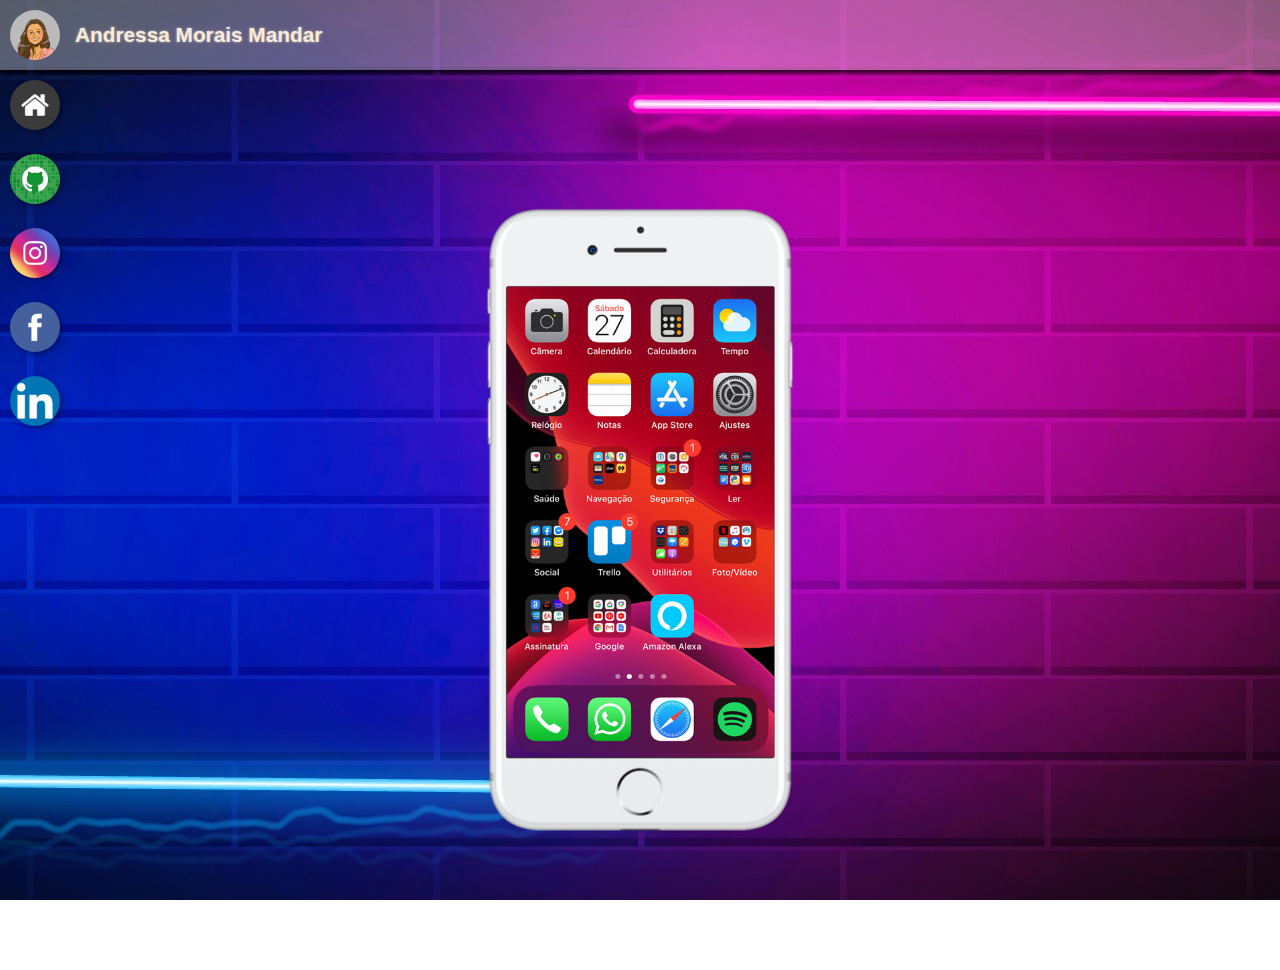
<file: index.html>
<!DOCTYPE html>
<html lang="pt-br">
<head>
    <meta charset="UTF-8">
    <meta name="viewport" content="width=device-width, initial-scale=1.0">
    <link rel="shortcut icon" href="favicon.ico" type="image/x-icon">
    <link rel="stylesheet" href="estilos/style.css">
    <title>Projeto Redes Sociais</title>

</head>
<body>
    <header>
        <div>
            <img src="imagens/avatarandressa.jpeg" alt="avatar andressa">

            <h1>Andressa Morais Mandar</h1>
    
        </div>
    </header>
    <main>
        <section id="telefone">
            <iframe src="home.html" name="tela" id="tela" frameborder="0"></iframe>

        </section>
        <section id="redes-sociais">
            <a href="home.html" target="tela"> <img src="imagens/logo-home.jpg" alt="logo home"></a><br>
            <a href="github.html" target="tela"> <img src="imagens/logo-github.jpg" alt="logo github"></a><br>
            <a href="instagram.html" target="tela"> <img src="imagens/logo-instagram.jpg" alt="logo instagram"></a><br>
            <a href="facebook.html" target="tela"> <img src="imagens/logo-facebook.jpg" alt="logo facebook"></a><br>
            <a href="linkedin.html" target="tela"> <img src="imagens/logo-linkedin.png" alt="logo linkedin"></a> <br>

        </section>


    </main>
    
</body>
</html>
</file>
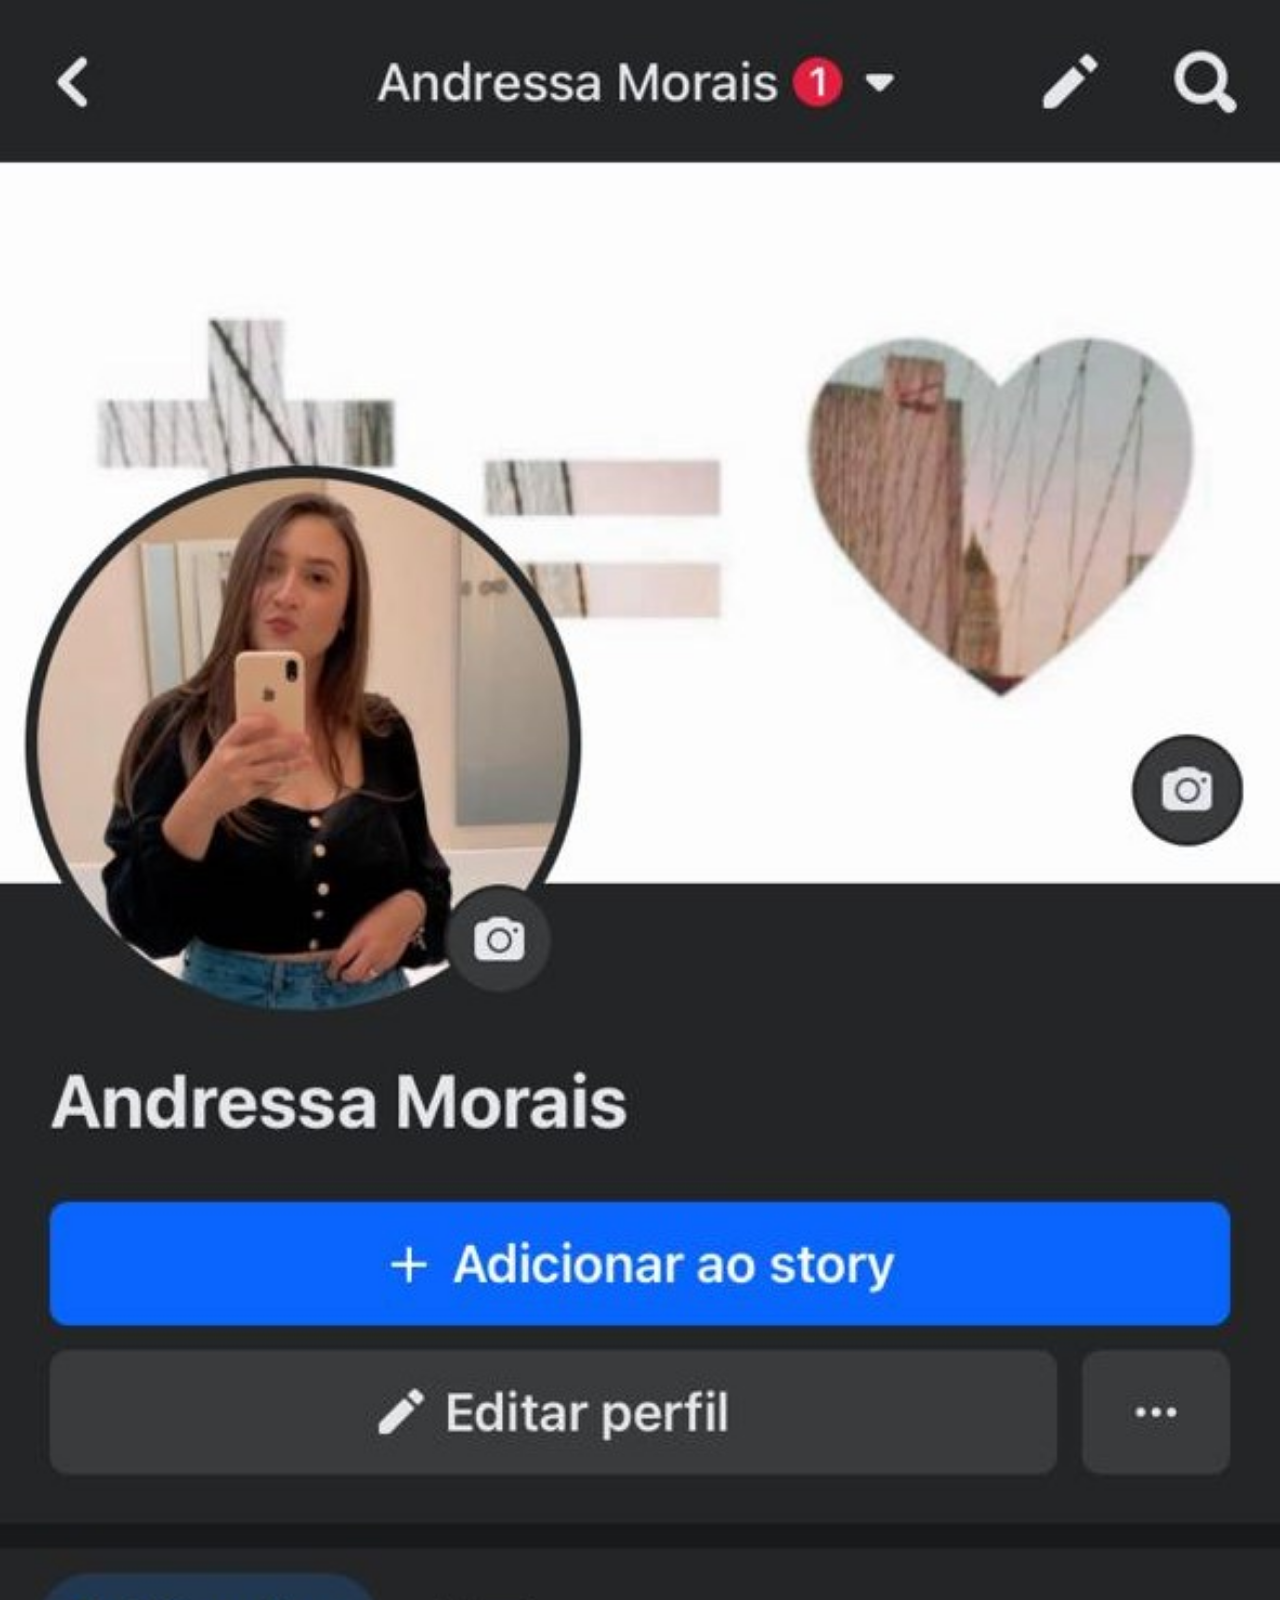
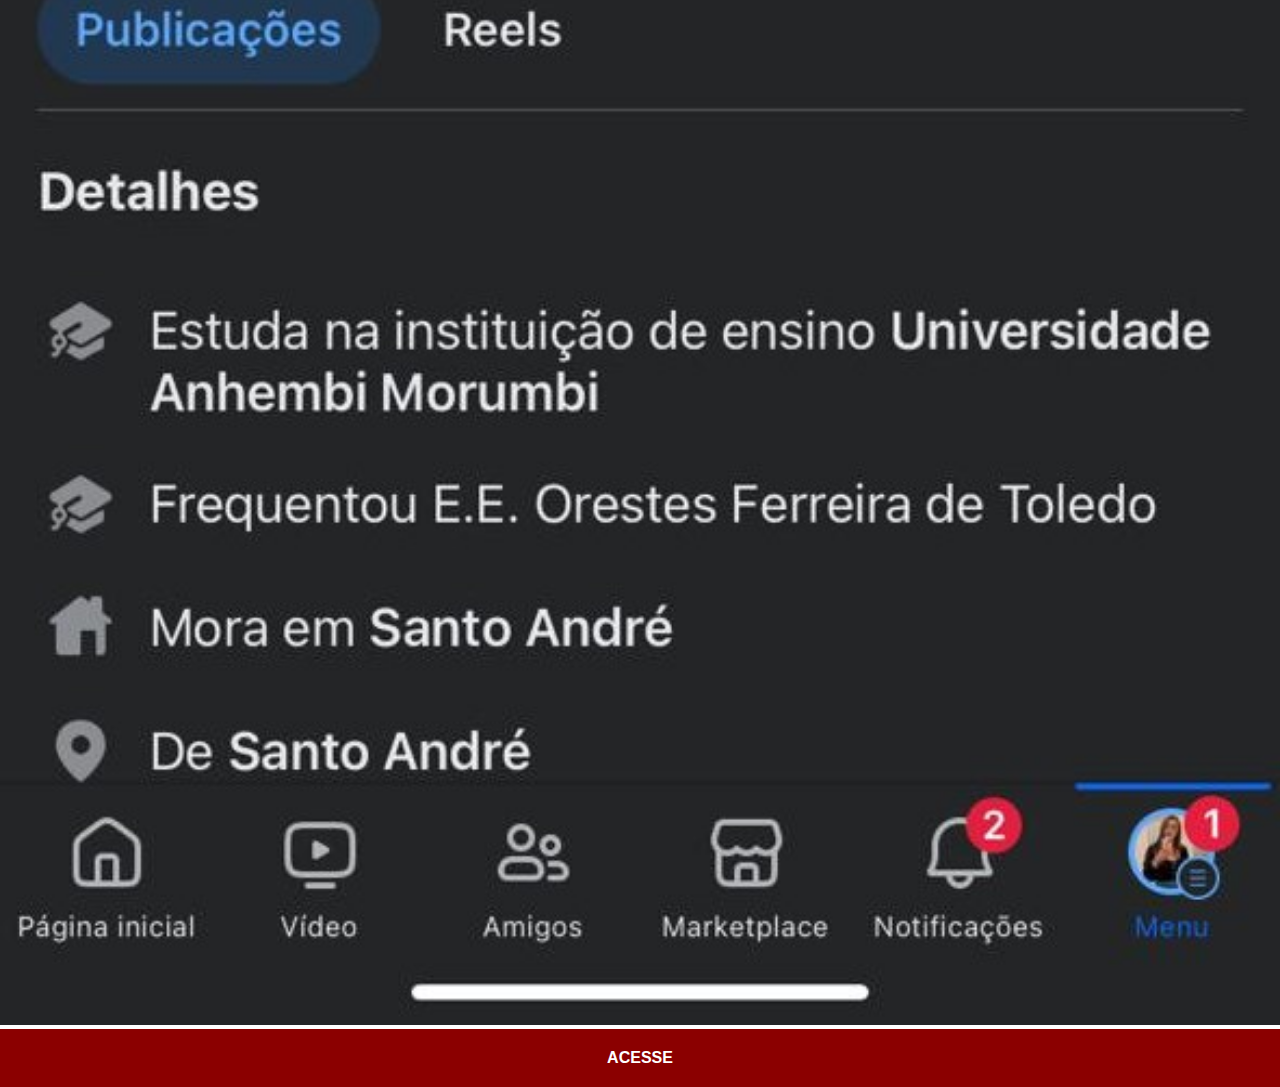
<file: facebook.html>
<!DOCTYPE html>
<html lang="pt-br">
<head>
    <meta charset="UTF-8">
    <meta name="viewport" content="width=device-width, initial-scale=1.0">
    <link rel="stylesheet" href="estilos/social.css">

    <title>Facebook</title>
</head>
<body>
    <img src="imagens/tela-facebook.jpeg" alt="tela do facebook">
    <a href="https://www.facebook.com/andressa.morais.568?locale=pt_BR" target="_blank">ACESSE</a>
    
</body>
</html>
</file>
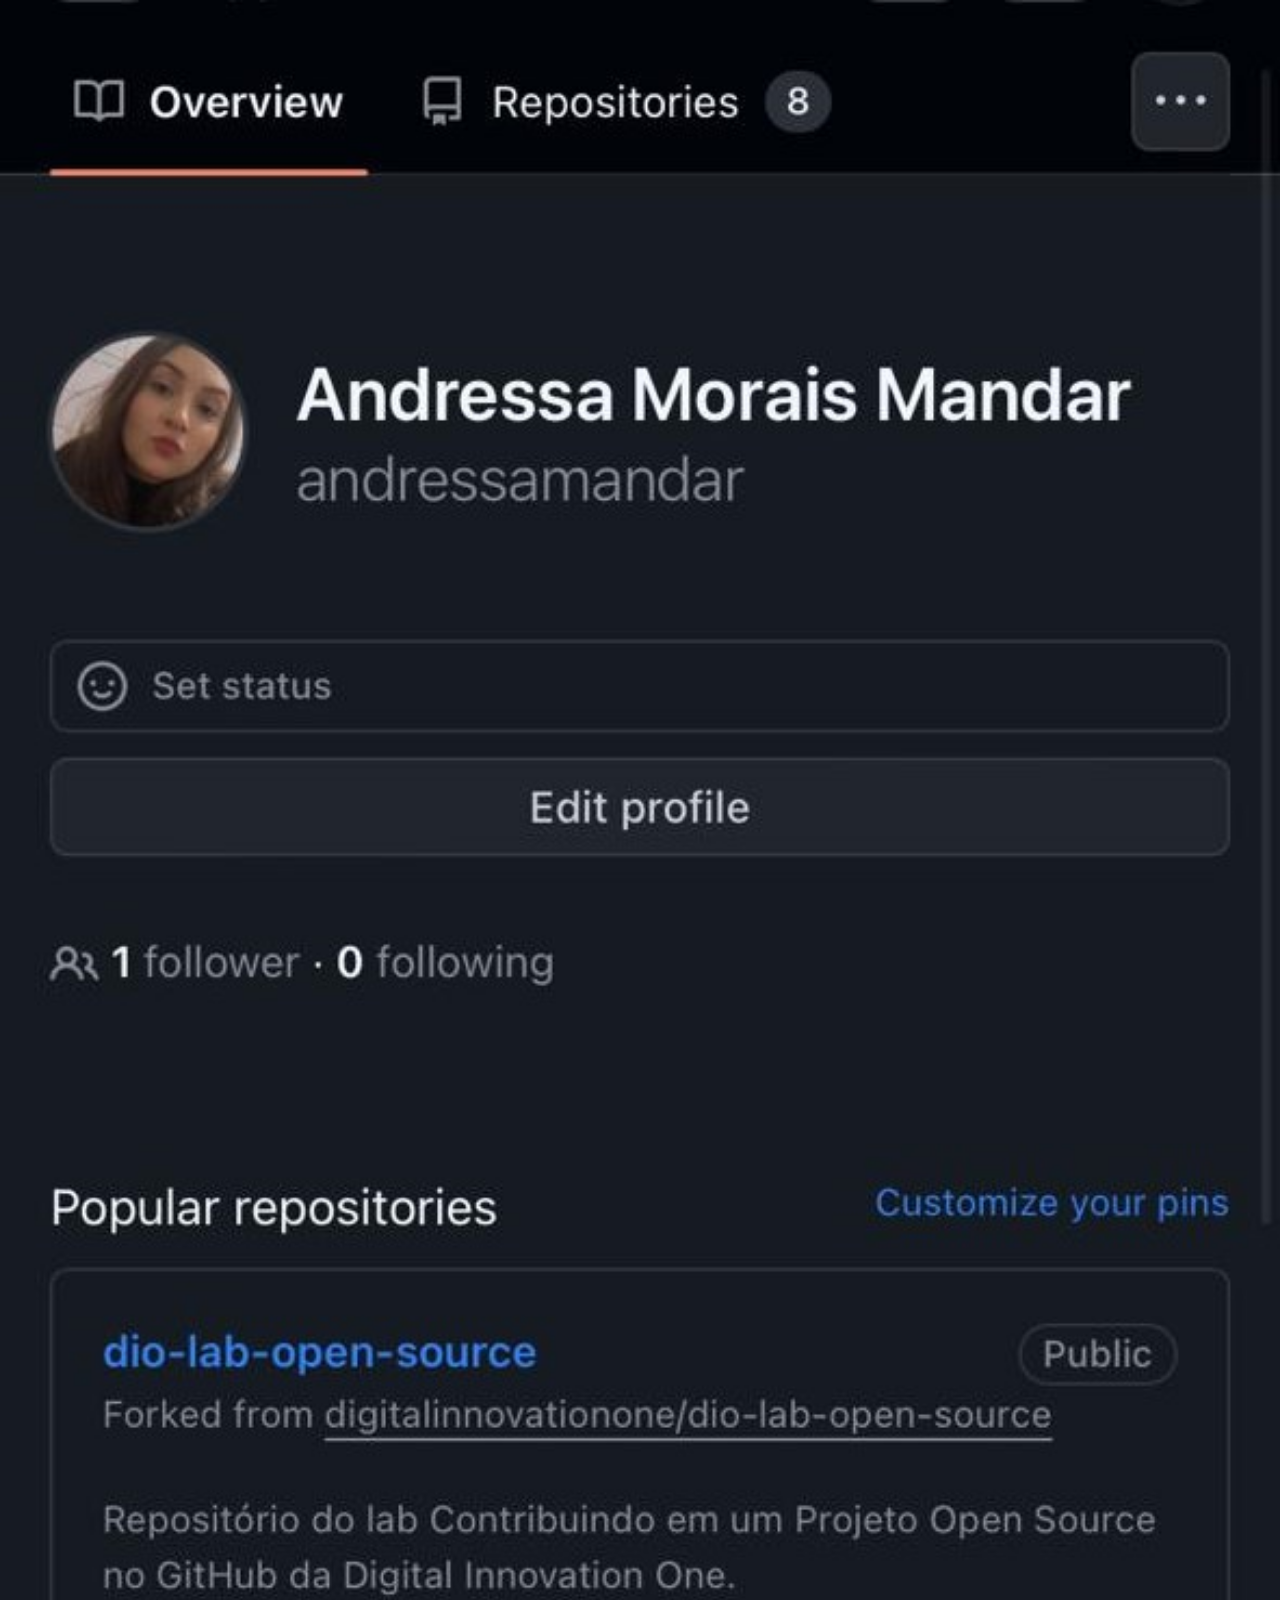
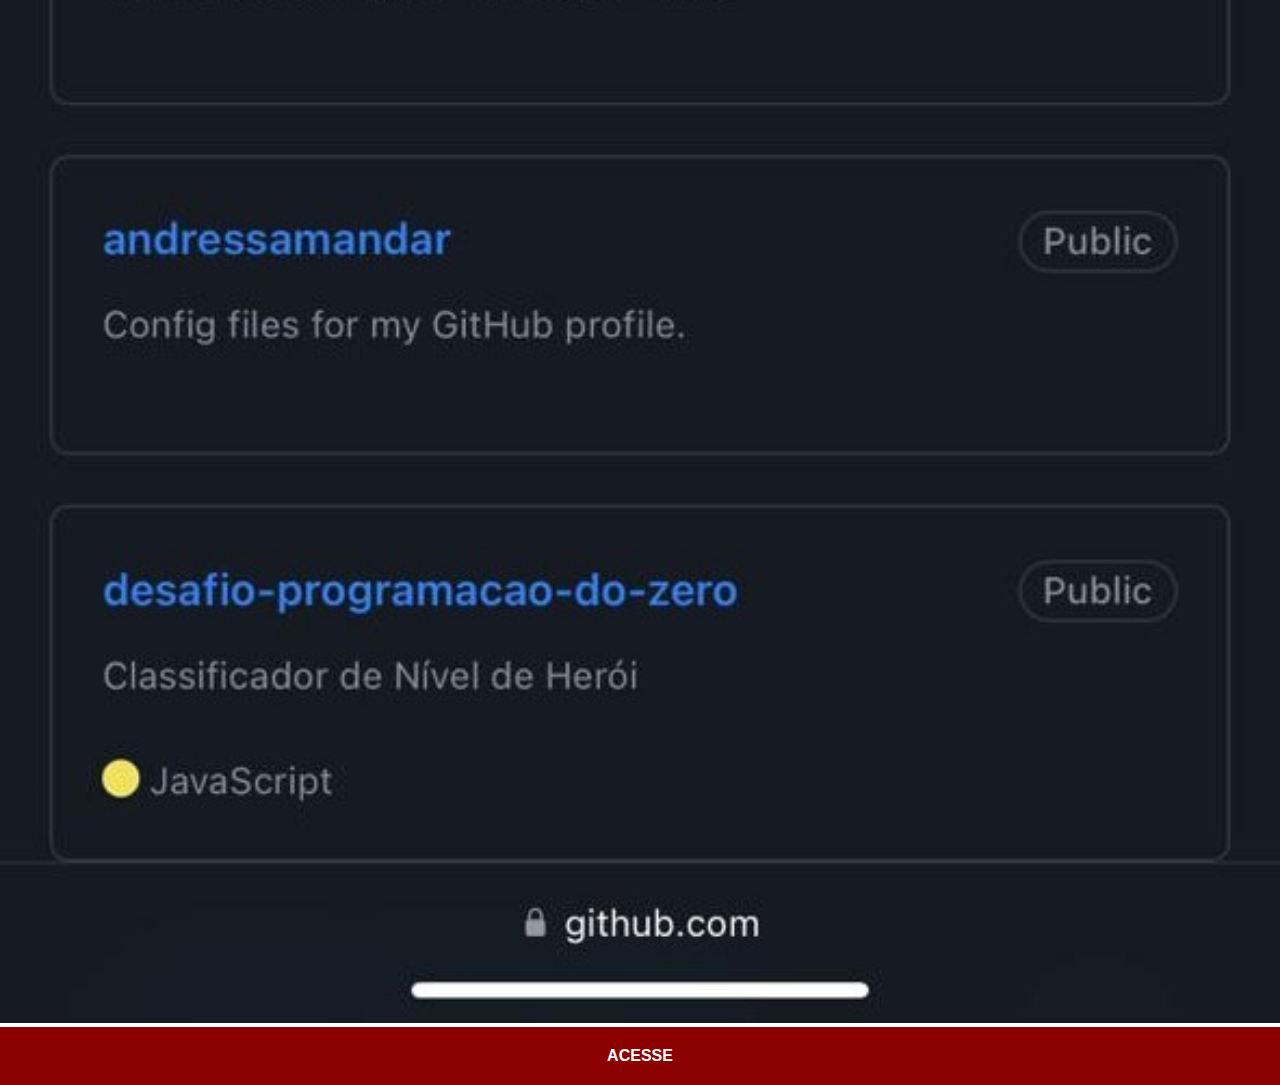
<file: github.html>
<!DOCTYPE html>
<html lang="pt-br">
<head>
    <meta charset="UTF-8">
    <meta name="viewport" content="width=device-width, initial-scale=1.0">
    <link rel="stylesheet" href="estilos/social.css">
    <title>Github</title>
</head>
<body>
    <img src="imagens/tela-github.jpeg" alt="tela Github">
    <a href="https://github.com/andressamandar" target="_blank">ACESSE</a>
    
</body>
</html>
</file>
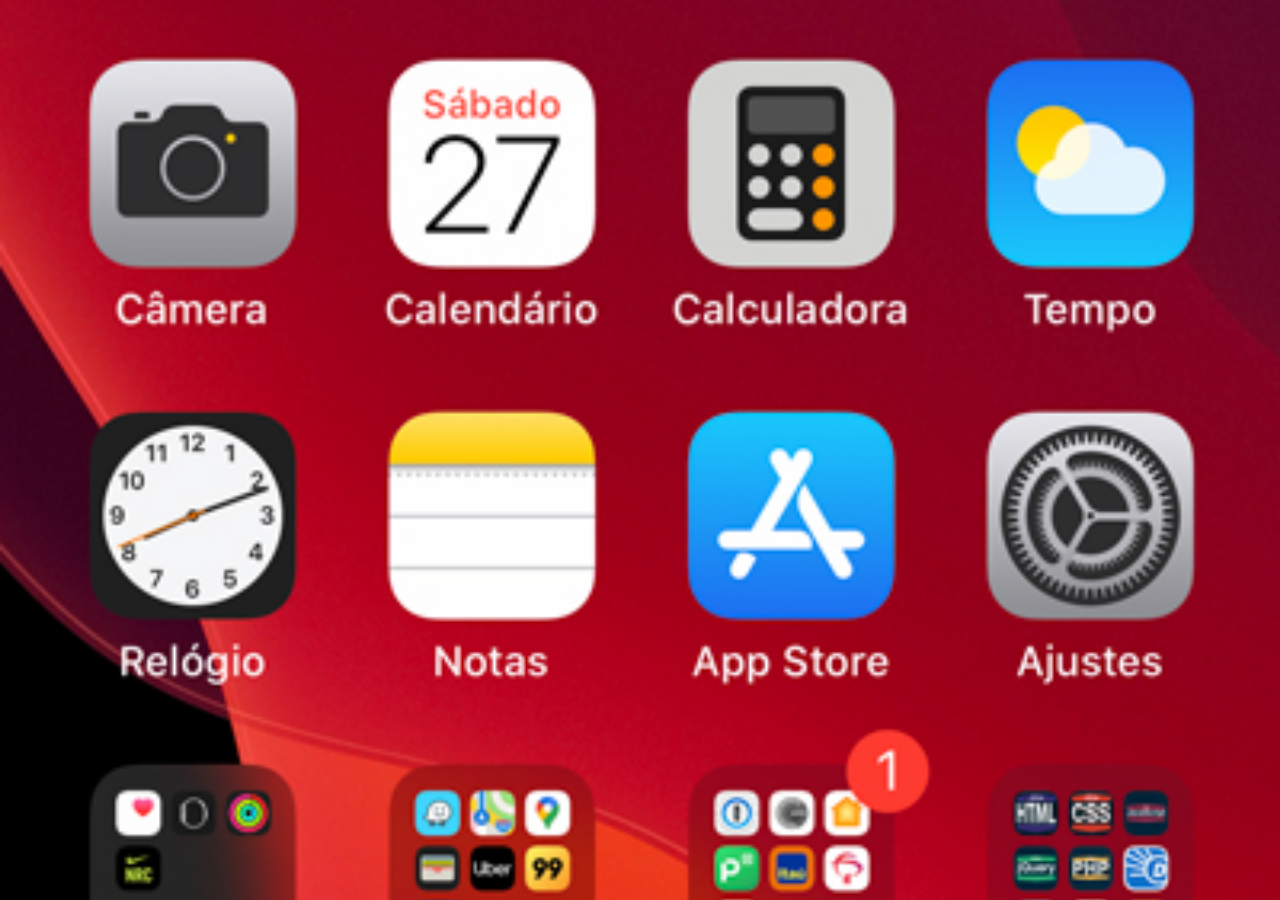
<file: home.html>
<!DOCTYPE html>
<html lang="pt-br">
<head>
    <meta charset="UTF-8">
    <meta name="viewport" content="width=device-width, initial-scale=1.0">
    <title>Home</title>
    <style>
        * {
            margin: 0px;
            padding: 0px;
        }

        body {
            width: 100vw;
            height: 100vh;
            background: black url('imagens/tela-home.jpg') no-repeat top center;
            background-size: cover;
        }
    </style>
</head>
<body>
    
</body>
</html>
</file>
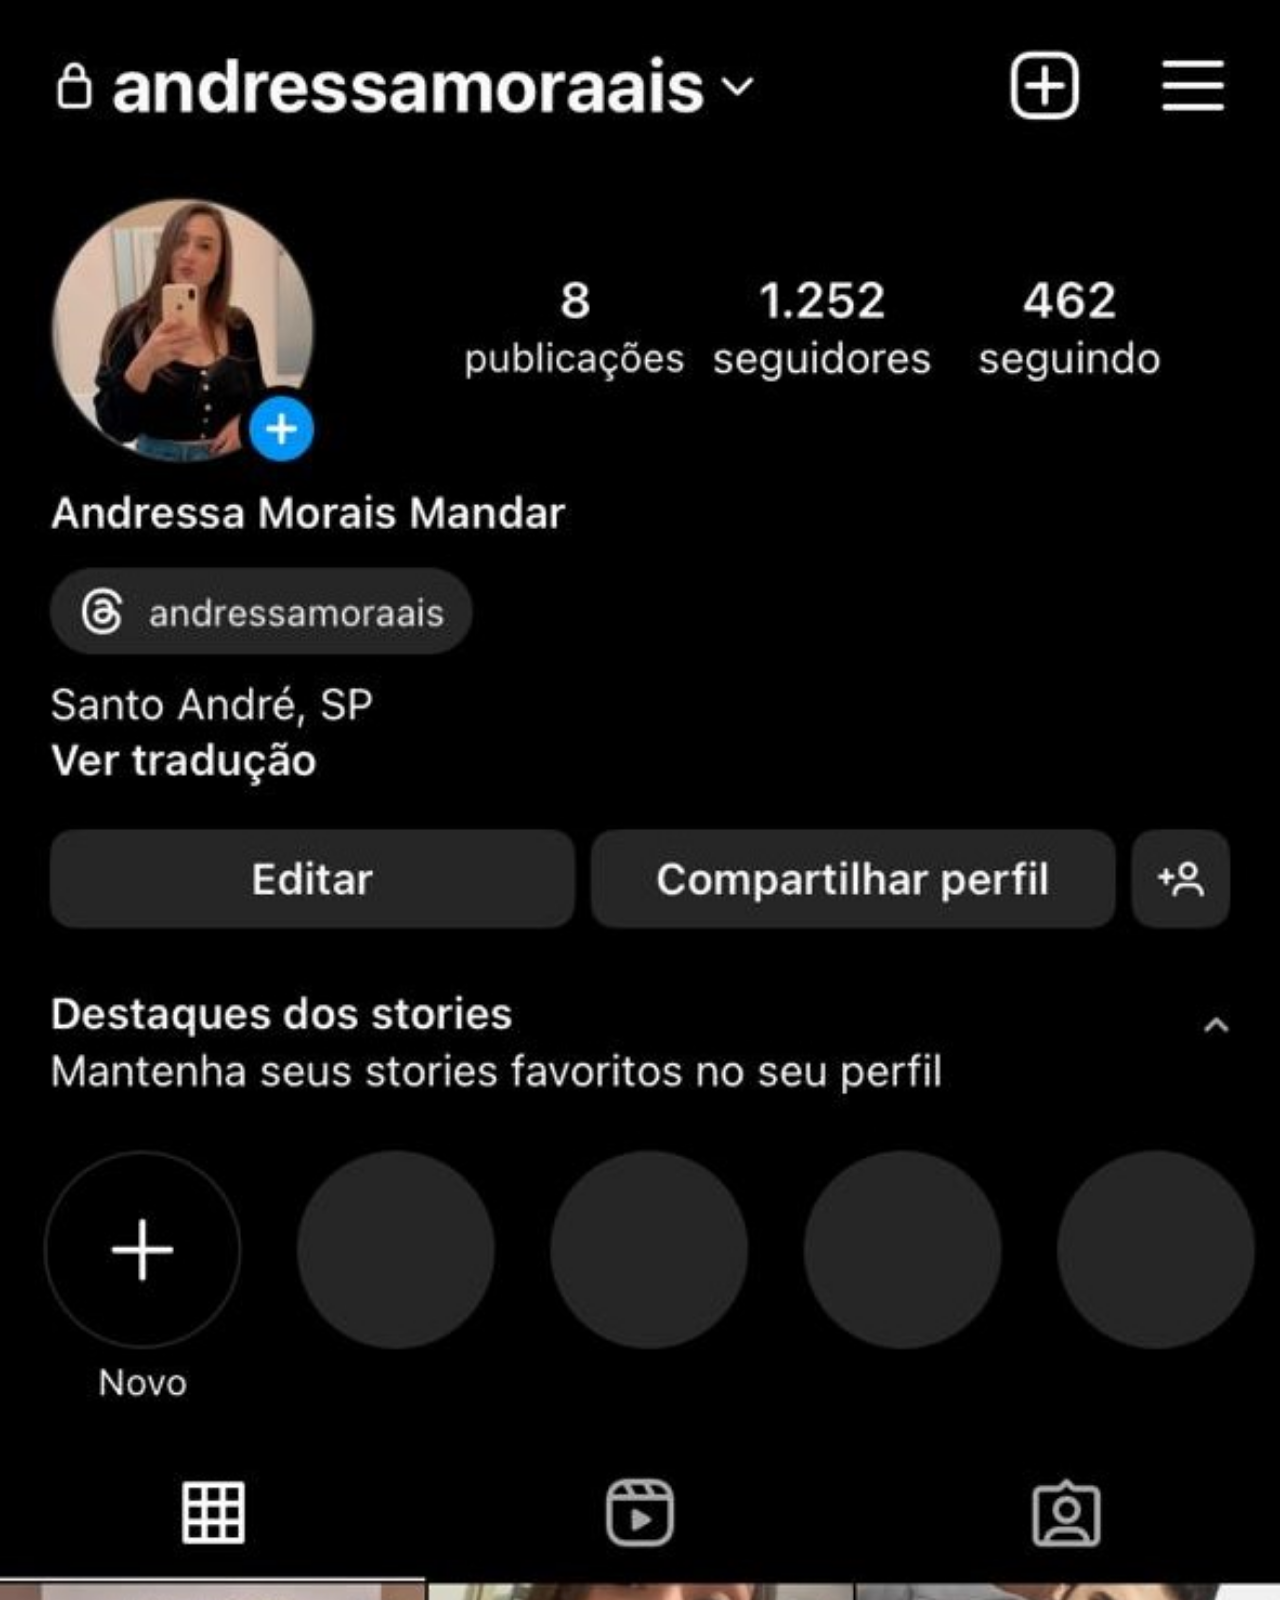
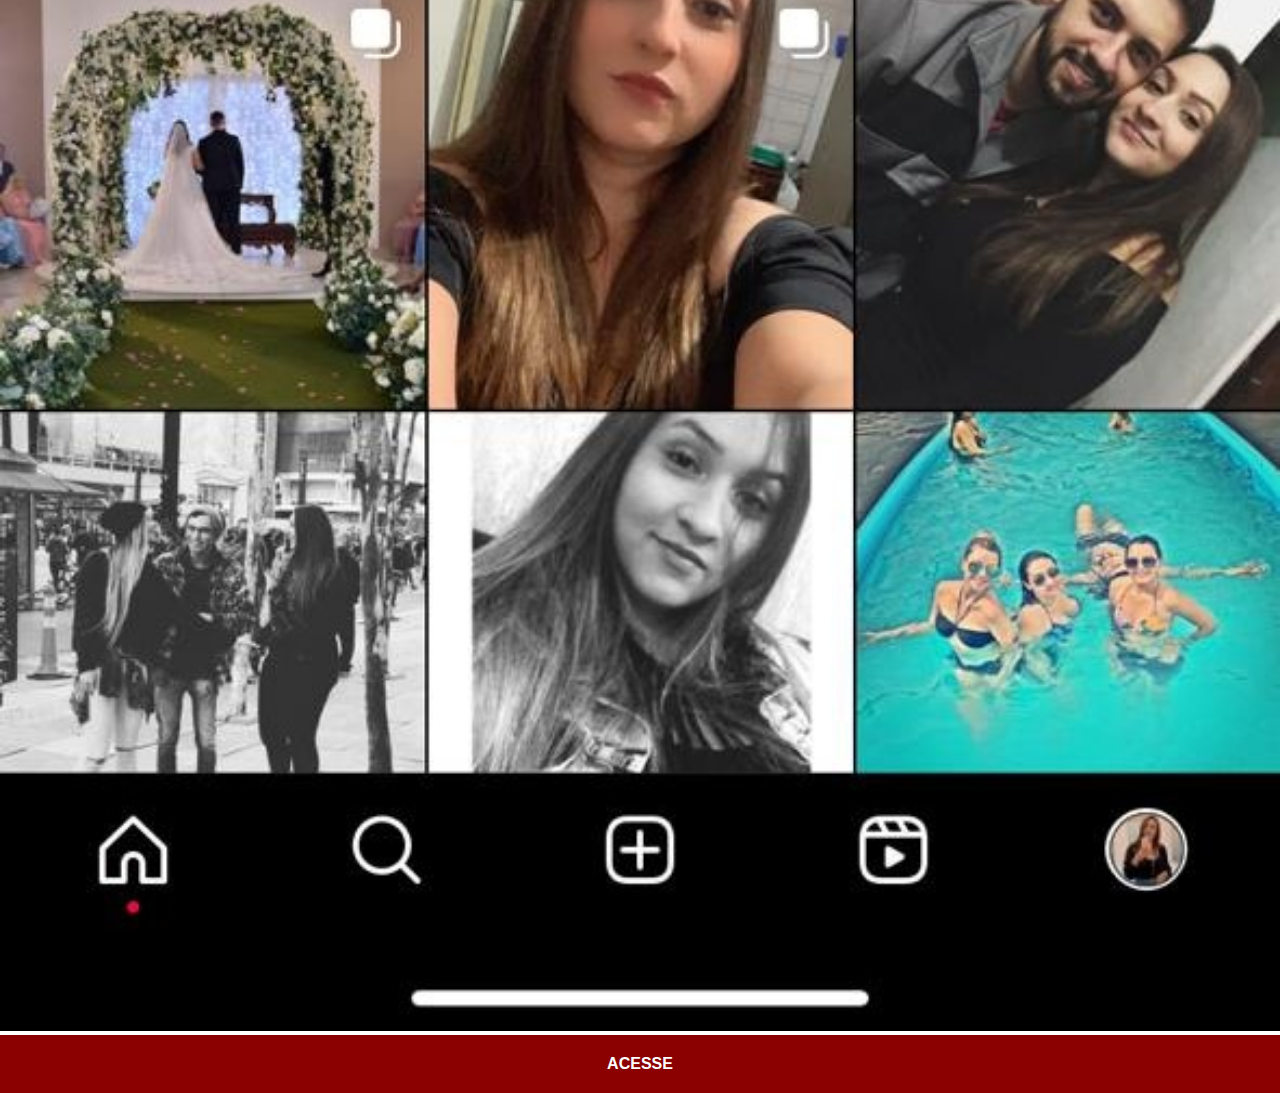
<file: instagram.html>
<!DOCTYPE html>
<html lang="en">
<head>
    <meta charset="UTF-8">
    <meta name="viewport" content="width=device-width, initial-scale=1.0">
    <link rel="stylesheet" href="estilos/social.css">
    <title>Instagram</title>
</head>
<body>
    <img src="imagens/tela-instagram.jpeg" alt="tela do instagram">
    <a href="https://www.instagram.com/andressamoraais/" target="_blank">ACESSE</a>
    
</body>
</html>
</file>
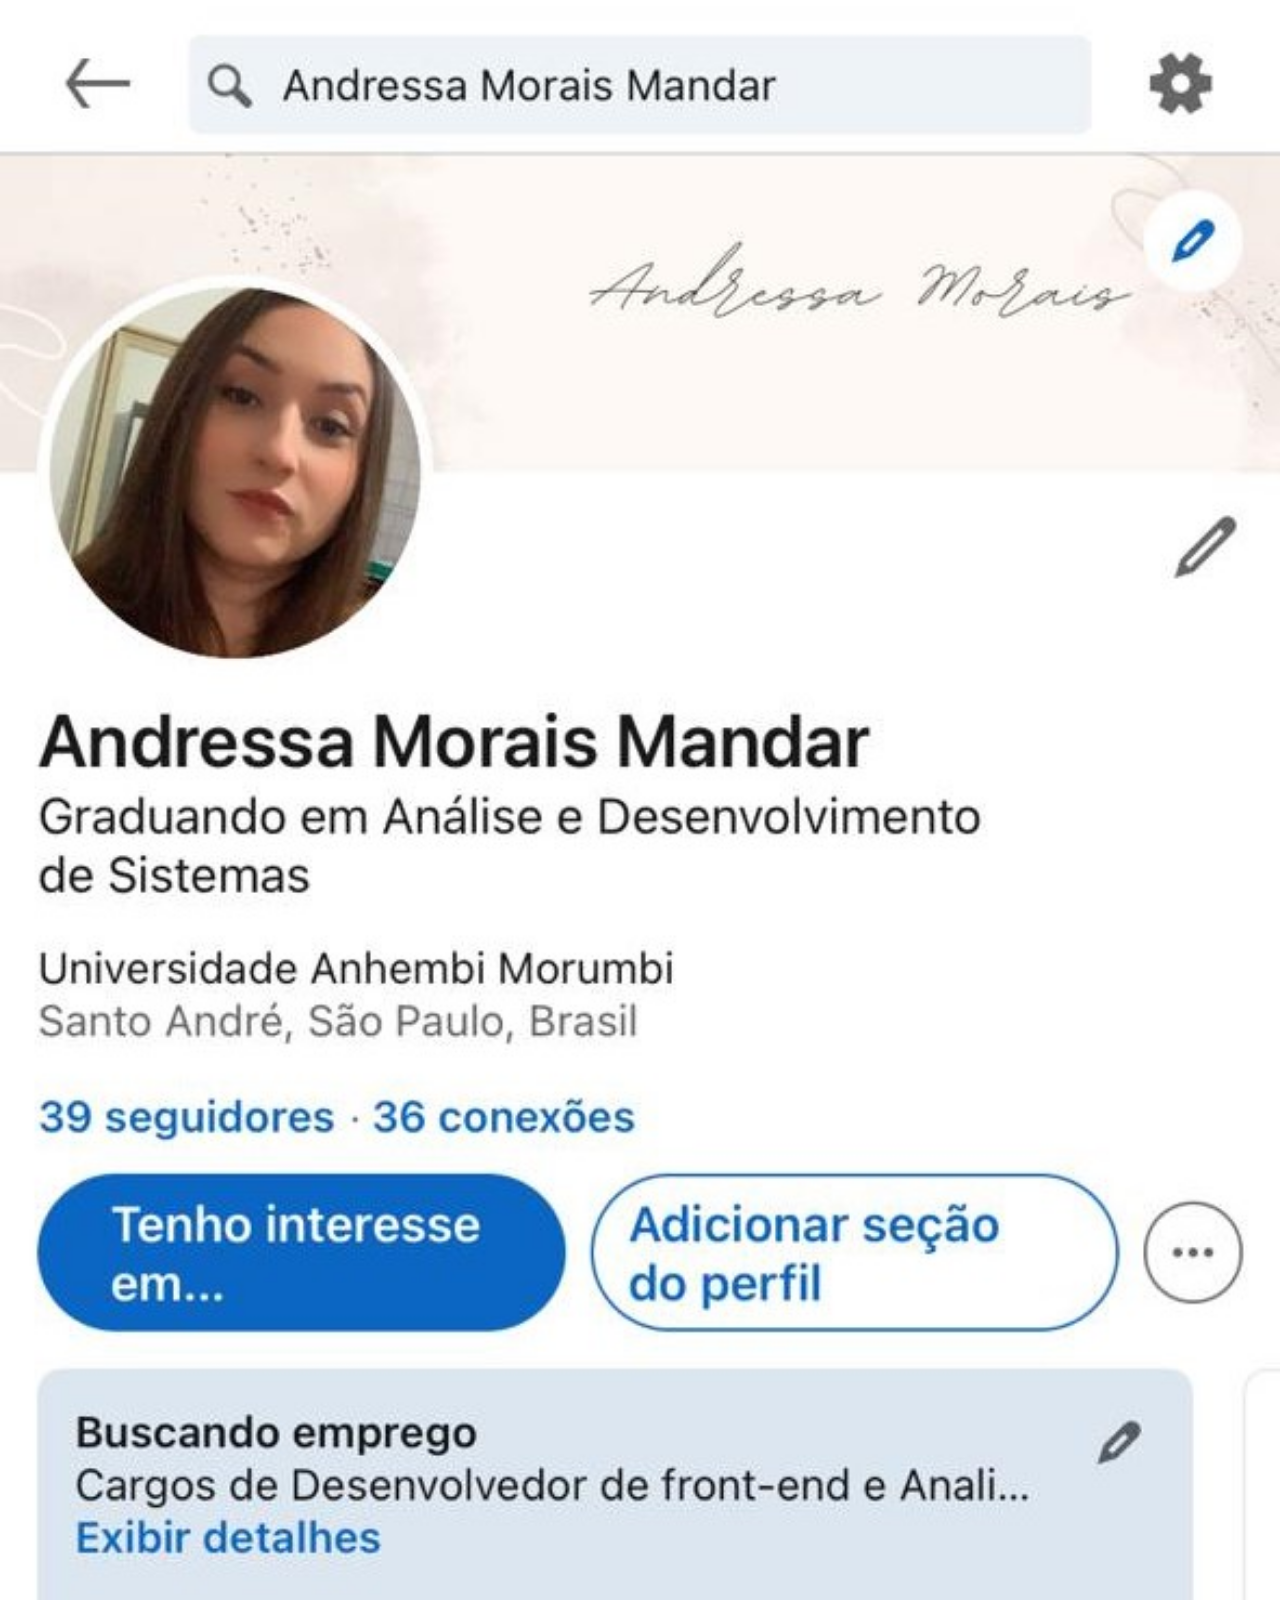
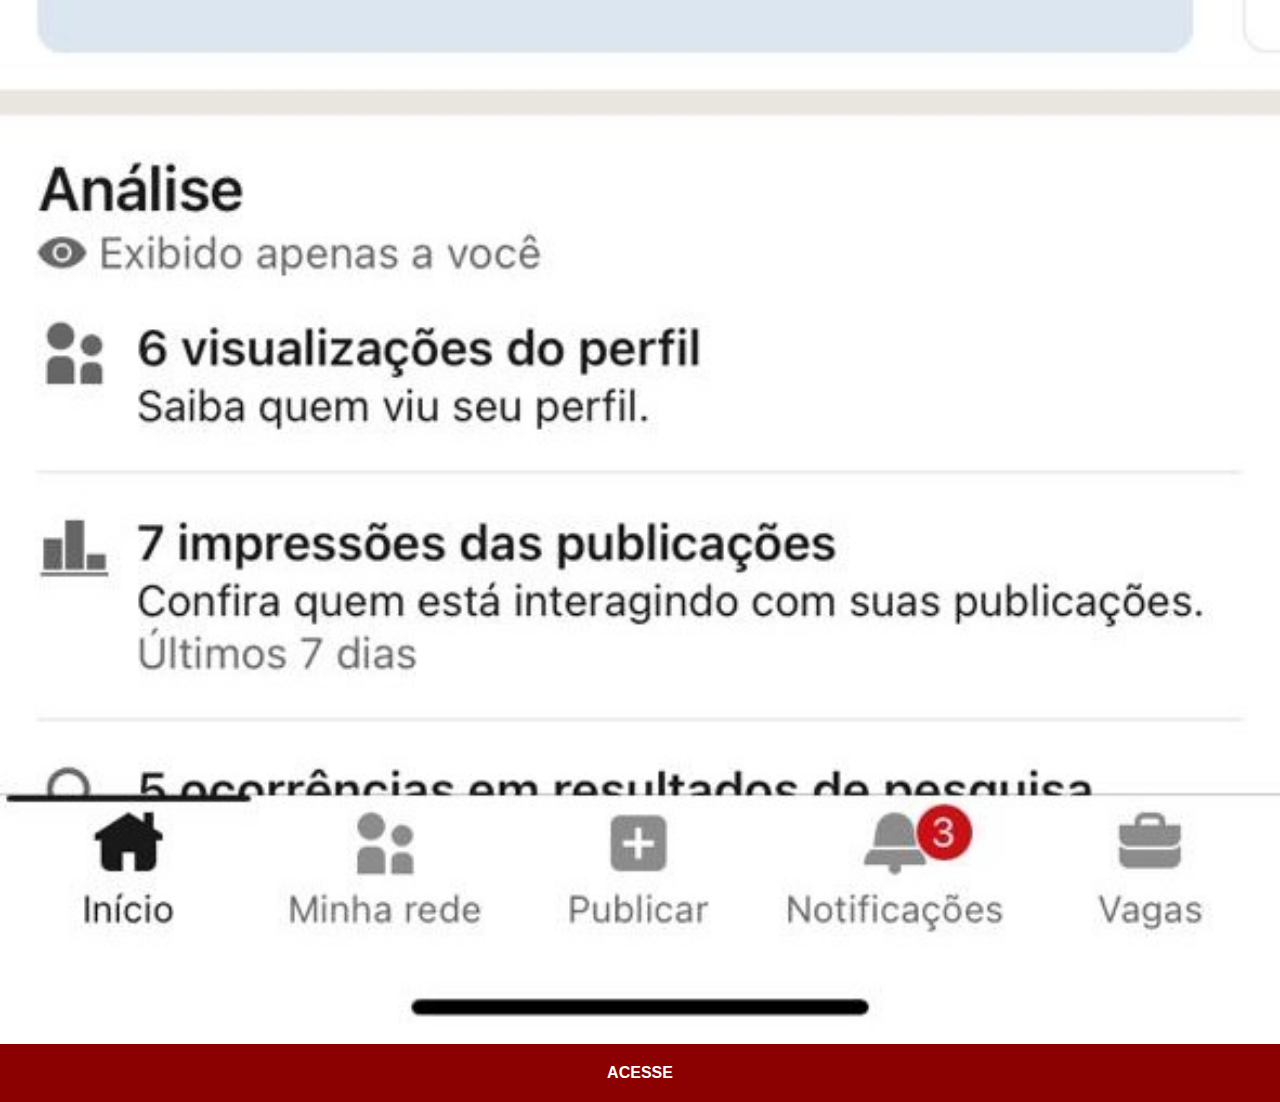
<file: linkedin.html>
<!DOCTYPE html>
<html lang="pt-br">
<head>
    <meta charset="UTF-8">
    <meta name="viewport" content="width=device-width, initial-scale=1.0">
    <link rel="stylesheet" href="estilos/social.css">
    <title>Linkedin</title>
</head>
<body>
    <img src="imagens/tela-linkedin.jpeg" alt="tela do linkedin">
    <a href="https://www.linkedin.com/in/andressa-morais-mandar-6a648787/" target="_blank">ACESSE</a>
    
</body>
</html>
</file>
<file: estilos/style.css>
@charset "UTF-8";

* {
    margin: 0px;
    padding: 0px;
    font-family: Arial, Helvetica, sans-serif;
}

html, body {
    height: 100%;
    margin: 0;
    padding: 0;
}

body {
    background: url('../imagens/fundo.png') no-repeat top center;
    background-size: cover;
    background-attachment: fixed;
}


main {
    height: 100vh;
    position: relative;
}

section#telefone {
    position: absolute;
    top: 50%;
    left: 50%;
    transform: translate(-50%, -50%);

    height: 627px;
    width: 311px;
    background: url('../imagens/frame-iphone.png') no-repeat;
}

iframe#tela {
    position: relative;
    top: 80px; 
    left: 22px;
    width: 268px;
    height: 471px;
}

section#redes-sociais img {
    width: 50px;
    margin: 10px;
    border-radius: 50%;
    box-shadow: 2px 2px 5px rgba(0, 0, 0, 0.404);
    box-sizing: border-box;
}

section#redes-sociais img:hover {
    border: 2px solid rgba(255, 255, 255, 0.603);
    transform: translate (-3px, -3px);
    box-shadow: 5px 5px 10px rgba(0, 0, 0, 0.616);
    
}

header { 
    background-color: rgba(255, 255, 255, 0.329);
    box-shadow: 2px 2px 5px;
    text-align: left;
    display: flex;

    
}

header > div > img {
    width: 50px;
    height: auto;
    margin: 10px;
    border-radius: 50%;
    background-color: black;
    margin-right: 10px;
}

header > div >  h1 {
    font-size: 1.3em;
    color: antiquewhite;
    margin: 0px 10px 0px 5px;
    font-weight: bold;
    text-shadow: 0px 0px 3px rgb(184, 182, 183);

}

header > div {
    display: flex;
    align-items: center;
}
</file>
<file: estilos/social.css>
@charset "UTF-8";

* {
    margin: 0px;
    padding: 0px;
    font-family: Arial, Helvetica, sans-serif;
}

::-webkit-scrollbar {
    width: 0px;
    height: 0px;
}

img {
    width: 100%;
}

a {
    display: block;
    background-color: darkred;
    color: white;
    padding: 20px;
    text-align: center;
    font-weight: bold;
    text-decoration: none;
}

a:hover {
    background-color: red;
}
</file>
